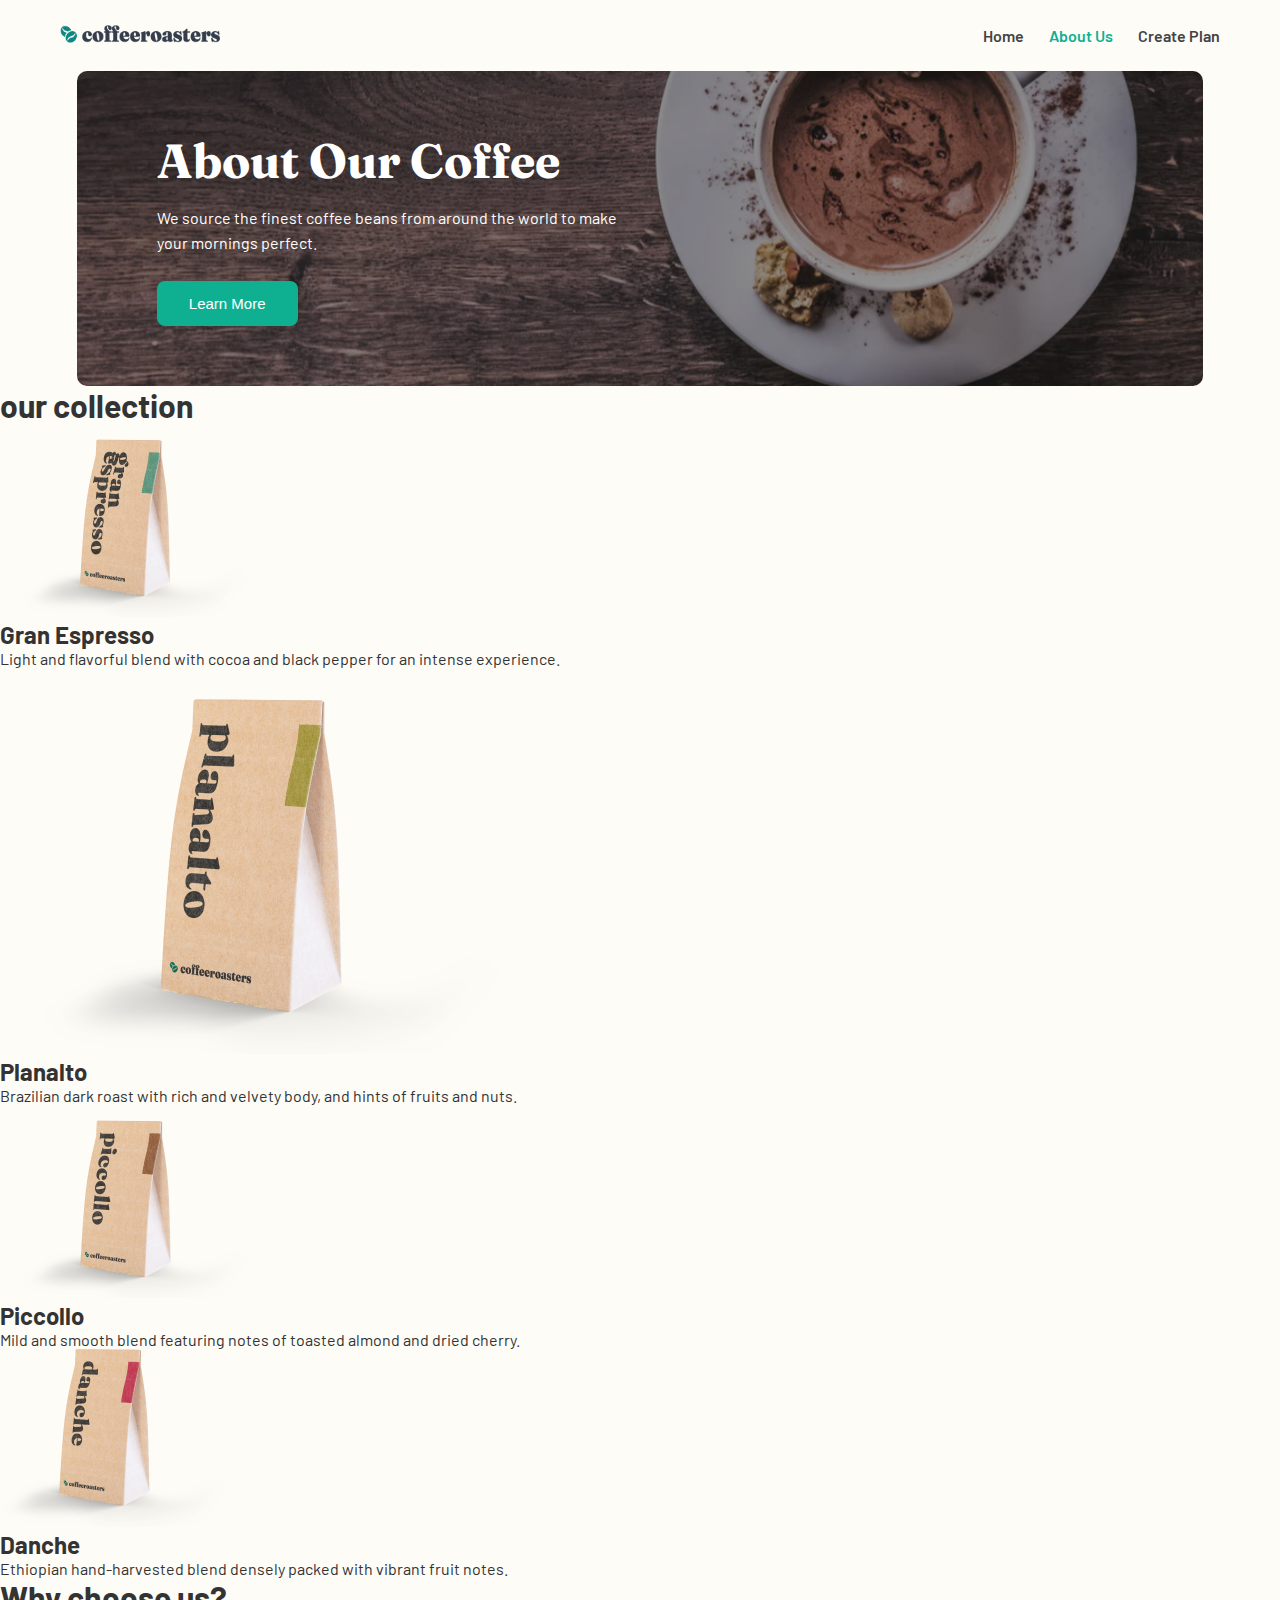
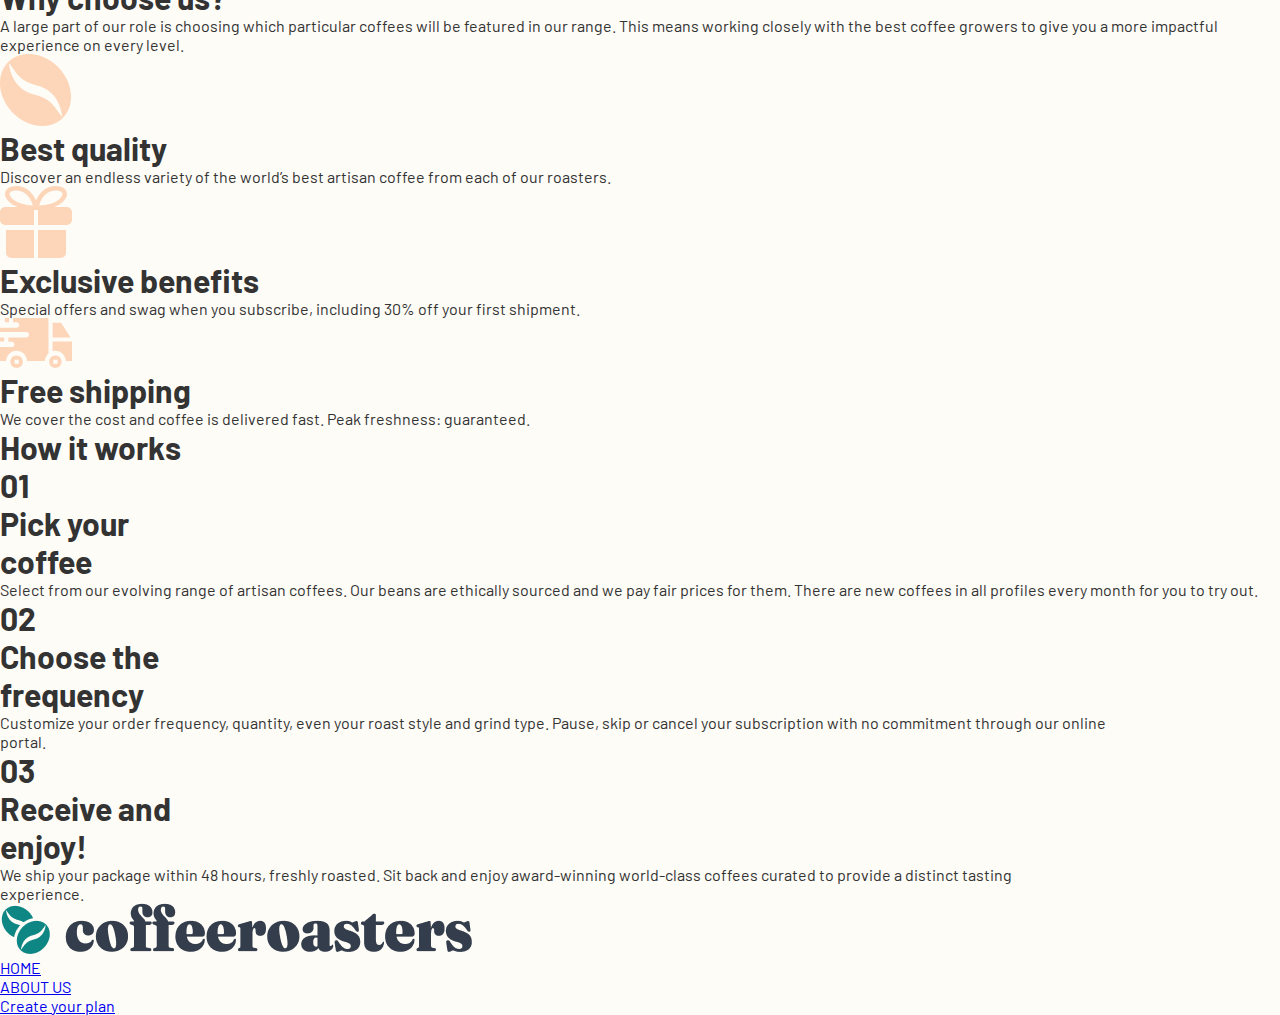
<file: about.html>
<!DOCTYPE html>
<html lang="en">

<head>
    <meta charset="UTF-8">
    <meta name="viewport" content="width=device-width, initial-scale=1.0">
    <title>Coffee | About</title>
     <link rel="stylesheet"
        href="https://fonts.googleapis.com/css2?family=Fraunces:wght@700&family=Barlow:wght@400;700&display=swap">
    <link rel="stylesheet" href="css/main.css">
</head>

<body>
    <nav class="navbar">
        <a href=""><img class="logo" src="images/logo.png" alt="logo"></a>
        <div class="burger" id="burger2"><span></span><span></span><span></span></div>
        <ul class="nav_links" id="nav_links2">
            <li><a href="index.html">Home</a></li>
            <li><a class="active" href="about.html">About Us</a></li>
            <li><a href="create.html">Create Plan</a></li>
        </ul>
    </nav>

    <header class="header header-about">
        <div class="header_content">
            <h1>About Our Coffee</h1>
            <p>We source the finest coffee beans from around the world to make your mornings perfect.</p>
            <button class="main_btn">Learn More</button>
        </div>
    </header>
    <section class="collection">
        <h1 class="collection-bg">our collection</h1>

        <ul class="collection-list">
            <li class="collection-item">
                <img src="images/2.png" alt="coffee bag">
                <h2>Gran Espresso</h2>
                <p>Light and flavorful blend with cocoa and black pepper for an intense experience.</p>
            </li>

            <li class="collection-item">
                <img src="images/3.png" alt="coffee bag">
                <h2>Planalto</h2>
                <p>Brazilian dark roast with rich and velvety body, and hints of fruits and nuts.</p>
            </li>

            <li class="collection-item">
                <img src="images/4.png" alt="coffee bag">
                <h2>Piccollo</h2>
                <p>Mild and smooth blend featuring notes of toasted almond and dried cherry.</p>
            </li>

            <li class="collection-item">
                <img src="images/5.png" alt="coffee bag">
                <h2>Danche</h2>
                <p>Ethiopian hand-harvested blend densely packed with vibrant fruit notes.</p>
            </li>
        </ul>
    </section>
    <section class="section">
        <div class="container">
            <div class="section__container">
                <ul class="section__list">
                    <li class="section__item" data-aos="fade-up" data-aos-duration="2000">
                        <h1 class="section__title">Why choose us?</h1>
                        <p class="section__text">A large part of our role is choosing which particular coffees will be
                            featured
                            in our range. This means working closely with the best coffee growers to give
                            you a more impactful experience on every level.</p>
                    </li>
                </ul>
                <div class="section__box">
                    <div class="pow" data-aos="zoom-out-up" data-aos-duration="1000">
                        <img class="section__img" src="./images/6.png" alt="">
                        <h1 class="section__subject">Best quality</h1>
                        <p class="section__texts">Discover an endless variety of the world’s best artisan coffee from
                            each
                            of our roasters.</p>
                    </div>
                    <div class="pow" data-aos="zoom-out-up" data-aos-duration="1500">
                        <img class="section__img" src="./images/7.svg" alt="">
                        <h1 class="section__subject">Exclusive benefits</h1>
                        <p class="section__texts">Special offers and swag when you subscribe, including 30% off your
                            first
                            shipment.</p>
                    </div>
                    <div class="pow" data-aos="zoom-out-up" data-aos-duration="2000">
                        <img class="section__img1" src="./images/8.svg" alt="">
                        <h1 class="section__subject">Free shipping</h1>
                        <p class="section__texts">We cover the cost and coffee is delivered fast. Peak freshness:
                            guaranteed.</p>
                    </div>
                </div>
            </div>
        </div>
    </section>

    <aside class="aside">
        <div class="container">
            <div class="aside__container">
                <h1 class="aside__title" data-aos="zoom-out-up" data-aos-duration="2000">How it works</h1>
                <div class="steps">
                    <div class="step">
                        <span class="circle"></span>
                    </div>
                    <div class="step">
                        <span class="circle"></span>
                    </div>
                    <div class="step">
                        <span class="circle"></span>
                    </div>
                </div>

                <ul class="aside__list">
                    <li class="aside__item" data-aos="zoom-out-up" data-aos-duration="1000">
                        <h1 class="aside__title1">01</h1>
                        <h1 class="matn">Pick your <br> coffee</h1>
                        <p class="text">Select from our evolving range of artisan coffees. Our beans are ethically
                            sourced
                            and we pay fair prices for them. There are new coffees in all profiles every month for you
                            to
                            try out.</p>
                    </li>
                    <li class="aside__item" data-aos="zoom-out-up" data-aos-duration="1500">
                        <h1 class="aside__title1">02</h1>
                        <h1 class="matn">Choose the <br> frequency</h1>
                        <p class="text">Customize your order frequency, quantity, even your roast style and grind type.
                            Pause, skip or cancel your subscription with no commitment through our online <br> portal.
                        </p>
                    </li>
                    <li class="aside__item" data-aos="zoom-out-up" data-aos-duration="2000">
                        <h1 class="aside__title1">03</h1>
                        <h1 class="matn">Receive and <br> enjoy!</h1>
                        <p class="text">We ship your package within 48 hours, freshly roasted. Sit back and enjoy
                            award-winning world-class coffees curated to provide a distinct tasting <br> experience.</p>
                    </li>
                </ul>
            </div>
        </div>
    </aside>
    <footer class="footer">
        <div class="container">
            <div class="footer__container">
                <div class="box">
                    <a class="footer__link" href="#"><img class="footer__img" src="./images/logo.png" alt=""></a>
                    <ul class="footer__list">
                        <li class="footer__item"><a class="footer__link" href="#">HOME</a></li>
                        <li class="footer__item"><a class="footer__link" href="#">ABOUT US</a></li>
                        <li class="footer__item"><a class="footer__link" href="#">Create your plan</a></li>
                    </ul>
                </div>
                <div class="footer__icons">
                    <a href="https://ru-ru.facebook.com/" class="footer__icon"><i class="fab fa-facebook-f"></i></a>
                    <a href="https://x.com/i/flow/login?input_flow_data=%7B%22requested_variant%22%3A%22eyJsYW5nIjoicnUifQ%3D%3D%22%7D"
                        class="footer__icon"><i class="fab fa-twitter"></i></a>
                    <a href="https://www.instagram.com/?hl=ru" class="footer__icon"><i class="fab fa-instagram"></i></a>
                    <a href="https://www.linkedin.com" class="footer__icon"><i class="fab fa-linkedin-in"></i></a>
                </div>
            </div>
        </div>
    </footer>

    </main>


</body>

</html>
</file>
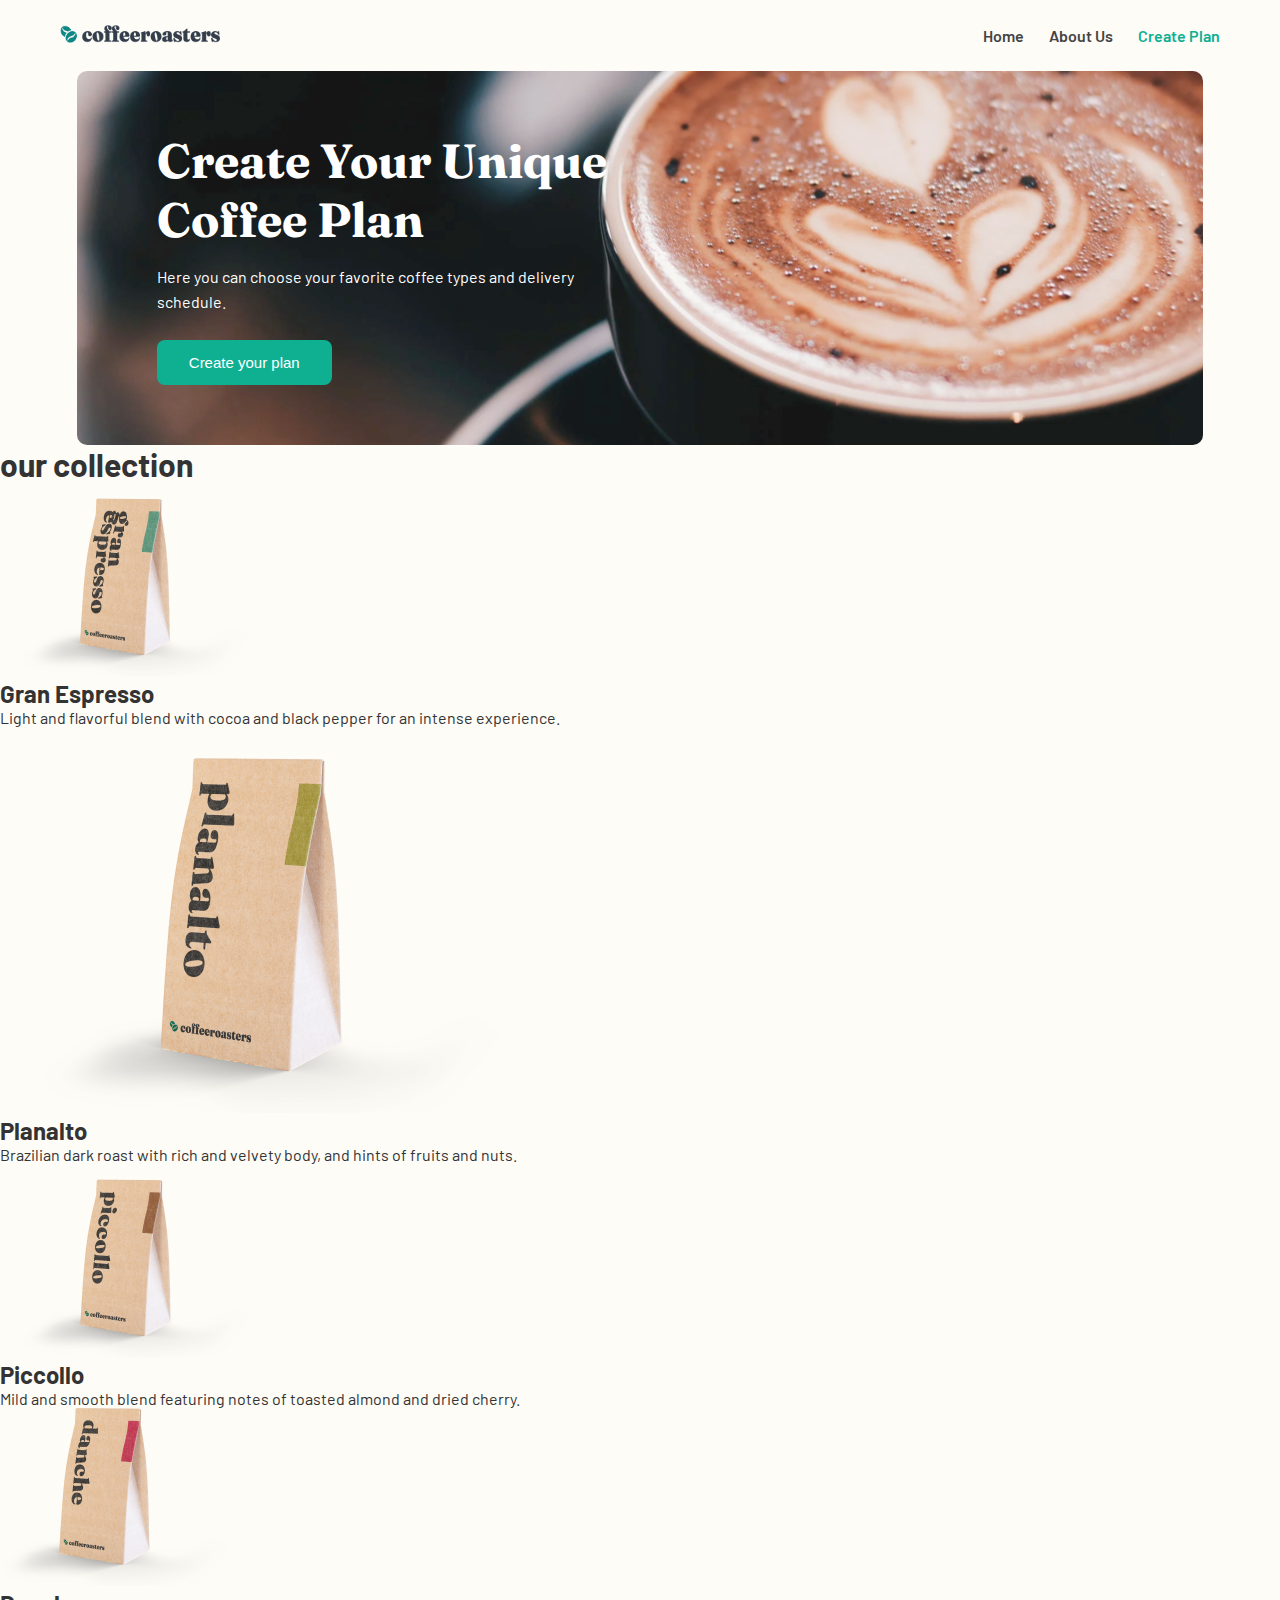
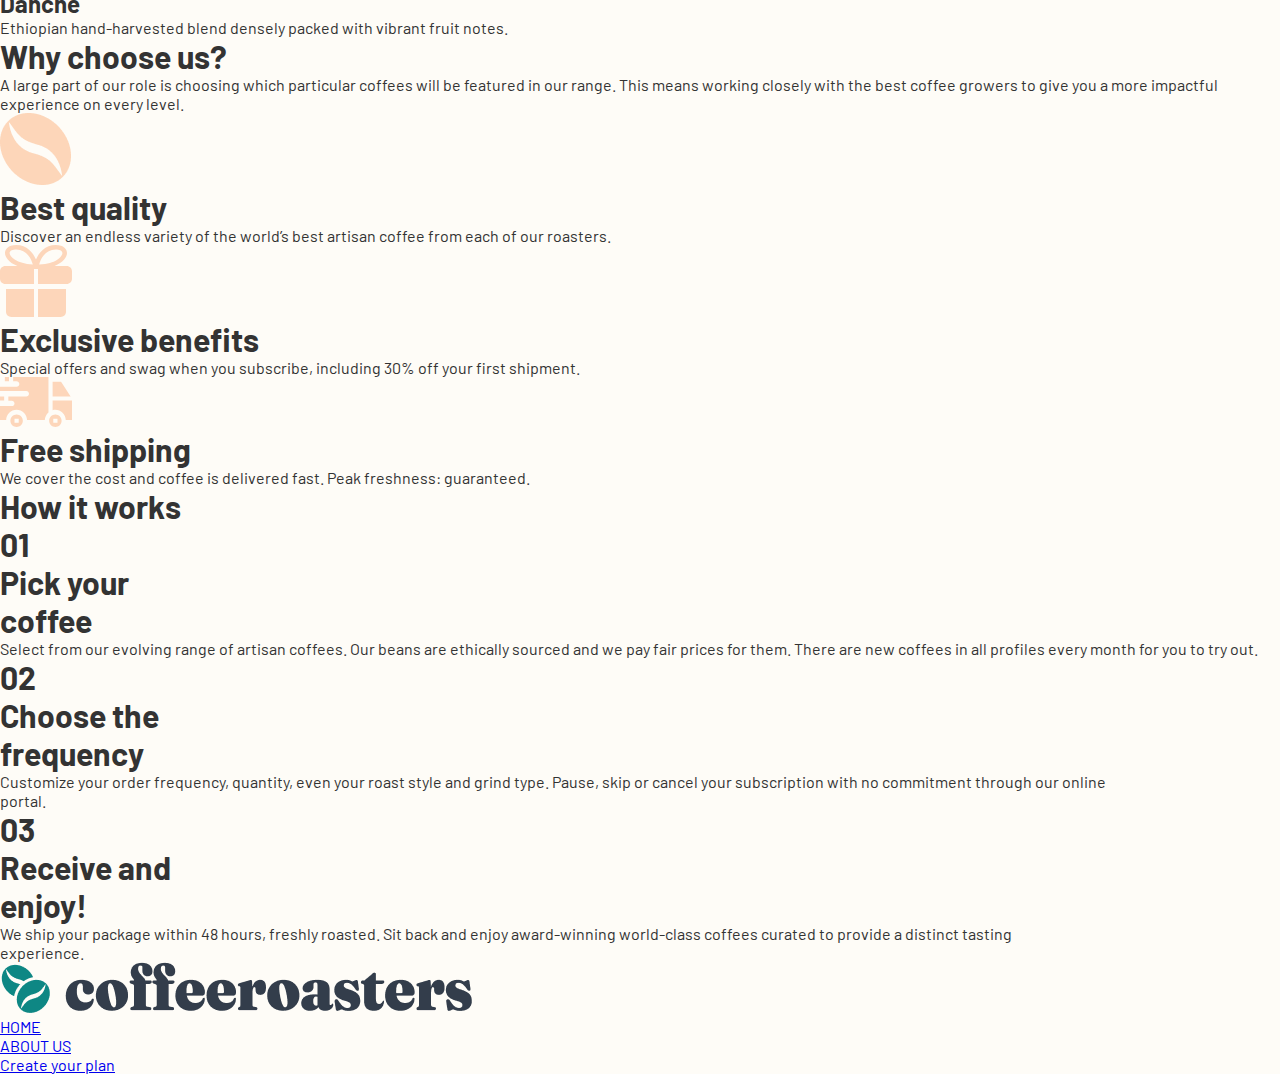
<file: create.html>
<!DOCTYPE html>
<html lang="en">

<head>
    <meta charset="UTF-8">
    <meta name="viewport" content="width=device-width, initial-scale=1.0">
    <title>Coffee | Create Plan</title>
     <link rel="stylesheet"
        href="https://fonts.googleapis.com/css2?family=Fraunces:wght@700&family=Barlow:wght@400;700&display=swap">
    <link rel="stylesheet" href="css/main.css">
</head>

<body>
    <nav class="navbar">
        <a href=""><img class="logo" src="images/logo.png" alt="logo"></a>
        <div class="burger" id="burger3"><span></span><span></span><span></span></div>
        <ul class="nav_links" id="nav_links3">
            <li><a href="index.html">Home</a></li>
            <li><a href="about.html">About Us</a></li>
            <li><a class="active" href="create.html">Create Plan</a></li>
        </ul>
    </nav>

    <header class="header header-create">
        <div class="header_content">
            <h1>Create Your Unique Coffee Plan</h1>
            <p>Here you can choose your favorite coffee types and delivery schedule.</p>
            <button class="main_btn">Create your plan</button>
        </div>
    </header>
    <section class="collection">
    <h1 class="collection-bg">our collection</h1>

    <ul class="collection-list">
        <li class="collection-item">
            <img src="images/2.png" alt="coffee bag">
            <h2>Gran Espresso</h2>
            <p>Light and flavorful blend with cocoa and black pepper for an intense experience.</p>
        </li>

        <li class="collection-item">
            <img src="images/3.png" alt="coffee bag">
            <h2>Planalto</h2>
            <p>Brazilian dark roast with rich and velvety body, and hints of fruits and nuts.</p>
        </li>

        <li class="collection-item">
            <img src="images/4.png" alt="coffee bag">
            <h2>Piccollo</h2>
            <p>Mild and smooth blend featuring notes of toasted almond and dried cherry.</p>
        </li>

        <li class="collection-item">
            <img src="images/5.png" alt="coffee bag">
            <h2>Danche</h2>
            <p>Ethiopian hand-harvested blend densely packed with vibrant fruit notes.</p>
        </li>
    </ul>
</section>
<section class="section">
    <div class="container">
        <div class="section__container">
            <ul class="section__list">
                <li class="section__item" data-aos="fade-up" data-aos-duration="2000">
                    <h1 class="section__title">Why choose us?</h1>
                    <p class="section__text">A large part of our role is choosing which particular coffees will be
                        featured
                        in our range. This means working closely with the best coffee growers to give
                        you a more impactful experience on every level.</p>
                </li>
            </ul>
            <div class="section__box">
                <div class="pow" data-aos="zoom-out-up" data-aos-duration="1000">
                    <img class="section__img" src="./images/6.png" alt="">
                    <h1 class="section__subject">Best quality</h1>
                    <p class="section__texts">Discover an endless variety of the world’s best artisan coffee from each
                        of our roasters.</p>
                </div>
                <div class="pow" data-aos="zoom-out-up" data-aos-duration="1500">
                    <img class="section__img" src="./images/7.svg" alt="">
                    <h1 class="section__subject">Exclusive benefits</h1>
                    <p class="section__texts">Special offers and swag when you subscribe, including 30% off your first
                        shipment.</p>
                </div>
                <div class="pow" data-aos="zoom-out-up" data-aos-duration="2000">
                    <img class="section__img1" src="./images/8.svg" alt="">
                    <h1 class="section__subject">Free shipping</h1>
                    <p class="section__texts">We cover the cost and coffee is delivered fast. Peak freshness:
                        guaranteed.</p>
                </div>
            </div>
        </div>
    </div>
</section>

<aside class="aside">
    <div class="container">
        <div class="aside__container">
            <h1 class="aside__title" data-aos="zoom-out-up" data-aos-duration="2000">How it works</h1>
            <div class="steps">
                <div class="step">
                    <span class="circle"></span>
                </div>
                <div class="step">
                    <span class="circle"></span>
                </div>
                <div class="step">
                    <span class="circle"></span>
                </div>
            </div>

            <ul class="aside__list">
                <li class="aside__item" data-aos="zoom-out-up" data-aos-duration="1000">
                    <h1 class="aside__title1">01</h1>
                    <h1 class="matn">Pick your <br> coffee</h1>
                    <p class="text">Select from our evolving range of artisan coffees. Our beans are ethically sourced
                        and we pay fair prices for them. There are new coffees in all profiles every month for you to
                        try out.</p>
                </li>
                <li class="aside__item" data-aos="zoom-out-up" data-aos-duration="1500">
                    <h1 class="aside__title1">02</h1>
                    <h1 class="matn">Choose the <br> frequency</h1>
                    <p class="text">Customize your order frequency, quantity, even your roast style and grind type.
                        Pause, skip or cancel your subscription with no commitment through our online <br> portal.</p>
                </li>
                <li class="aside__item" data-aos="zoom-out-up" data-aos-duration="2000">
                    <h1 class="aside__title1">03</h1>
                    <h1 class="matn">Receive and <br> enjoy!</h1>
                    <p class="text">We ship your package within 48 hours, freshly roasted. Sit back and enjoy
                        award-winning world-class coffees curated to provide a distinct tasting <br> experience.</p>
                </li>
            </ul>
        </div>
    </div>
</aside>
<footer class="footer">
    <div class="container">
        <div class="footer__container">
            <div class="box">
                <a class="footer__link" href="#"><img class="footer__img" src="./images/logo.png" alt=""></a>
                <ul class="footer__list">
                    <li class="footer__item"><a class="footer__link" href="#">HOME</a></li>
                    <li class="footer__item"><a class="footer__link" href="#">ABOUT US</a></li>
                    <li class="footer__item"><a class="footer__link" href="#">Create your plan</a></li>
                </ul>
            </div>
            <div class="footer__icons">
                <a href="https://ru-ru.facebook.com/" class="footer__icon"><i class="fab fa-facebook-f"></i></a>
                <a href="https://x.com/i/flow/login?input_flow_data=%7B%22requested_variant%22%3A%22eyJsYW5nIjoicnUifQ%3D%3D%22%7D"
                    class="footer__icon"><i class="fab fa-twitter"></i></a>
                <a href="https://www.instagram.com/?hl=ru" class="footer__icon"><i class="fab fa-instagram"></i></a>
                <a href="https://www.linkedin.com" class="footer__icon"><i class="fab fa-linkedin-in"></i></a>
            </div>
        </div>
    </div>
</footer>

</main>
</body>

</html>
</file>
<file: css/main.css>
* {
    margin: 0;
    padding: 0;
    box-sizing: border-box;
}

body {
    font-family: "Barlow", sans-serif;
    background: #FEFCF7;
    color: #333;
}

.navbar {
    width: 100%;
    display: flex;
    justify-content: space-between;
    align-items: center;
    padding: 25px 60px;
    position: relative;
    z-index: 10;
}

.logo {
    width: 160px;
}

.nav_links {
    display: flex;
    gap: 25px;
    list-style: none;
}

.nav_links a {
    text-decoration: none;
    color: #444;
    font-weight: 600;
    transition: .3s;
}

.nav_links a:hover {
    color: #0fb092;
    width: 50px;
    height: 20px;
    padding: 10px;
    box-shadow: 3px 5px 5px rgb(2, 230, 255);
    border: 5px rgb(0, 38, 255);
    background: #272727;
    color: #FEFCF7;
}

.nav_links .active {
    color: #0fb092;
}


.burger {
    display: none;
    flex-direction: column;
    gap: 5px;
    cursor: pointer;
}

.burger span {
    width: 25px;
    height: 3px;
    background: #444;
    border-radius: 3px;
    transition: .3s;
}

.nav_links.open {
    display: flex;
    flex-direction: column;
    position: absolute;
    top: 70px;
    right: 60px;
    background: #FEFCF7;
    padding: 20px;
    border-radius: 8px;
    box-shadow: 0 5px 15px rgba(0, 0, 0, 0.1);
}
.header {
    width: 88%;
    margin: auto;
    border-radius: 10px;
    padding: 60px 80px;
    color: white;
    display: flex;
    align-items: center;
    background-size: cover;
    background-position: center;
}

.header_content {
    width: 480px;
}

.header h1 {
    font-family: "Fraunces", serif;
    font-size: 48px;
    margin-bottom: 15px;
}

.header p {
    font-size: 16px;
    margin-bottom: 25px;
    line-height: 1.6;
}

.header-home {
    background-image: url("../images/back.png");
}

.header-about {
    background-image: url("../images/back1.svg");
}

.header-create {
    background-image: url("../images/back2.svg");
}

.main_btn {
    padding: 14px 32px;
    background: #0fb092;
    border: none;
    border-radius: 8px;
    color: #fff;
    font-size: 15px;
    cursor: pointer;
    transition: .3s;
}

.main_btn:hover {
    background: #118c73;
}

@media(max-width:768px) {
    .navbar {
        flex-direction: column;
        gap: 15px;
        padding: 20px;
    }

    .burger {
        display: flex;
    }

    .nav_links {
        display: none;
        gap: 10px;
    }

    .header {
        width: 94%;
        padding: 40px 20px;
        height: auto;
        text-align: center;
    }

    .header_content {
        width: 100%;
    }

    .main_btn {
        margin: auto;
    }

    .plan_cards {
        flex-direction: column;
    }
}
</file>
